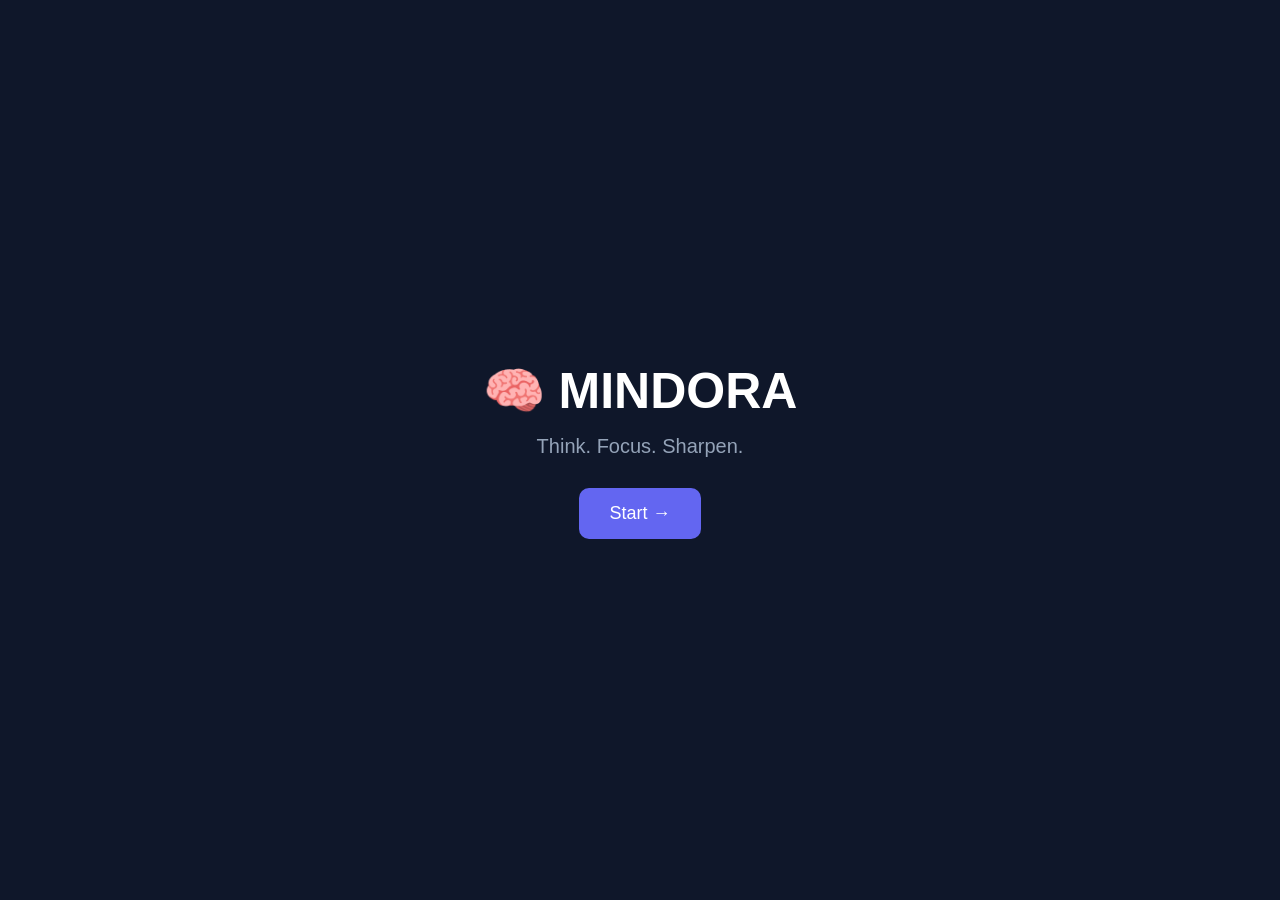
<file: index.html>
<!DOCTYPE html>
<html lang="en">
<head>
    <link rel="manifest" href="manifest.json">
    <meta charset="UTF-8">
    <meta name="viewport" content="width=device-width, initial-scale=1.0">

    <title>MINDORA</title>

    <link rel="stylesheet" href="style.css">
    <link rel="manifest" href="manifest.json">
</head>

<body>

    <div class="app">

        <h1>🧠 MINDORA</h1>

        <p>Think. Focus. Sharpen.</p>

        <button onclick="window.location.href='pages/logic.html'">
    Start →
</button>
    </div>

    <script src="script.js"></script>
    <script>
if ("serviceWorker" in navigator) {
    window.addEventListener("load", () => {
        navigator.serviceWorker.register("service-worker.js")
            .then(() => {
                console.log("Mindora Service Worker Registered");
            })
            .catch((error) => {
                console.log("Service Worker Error:", error);
            });
    });
}
</script>

</body>
</html>
</file>
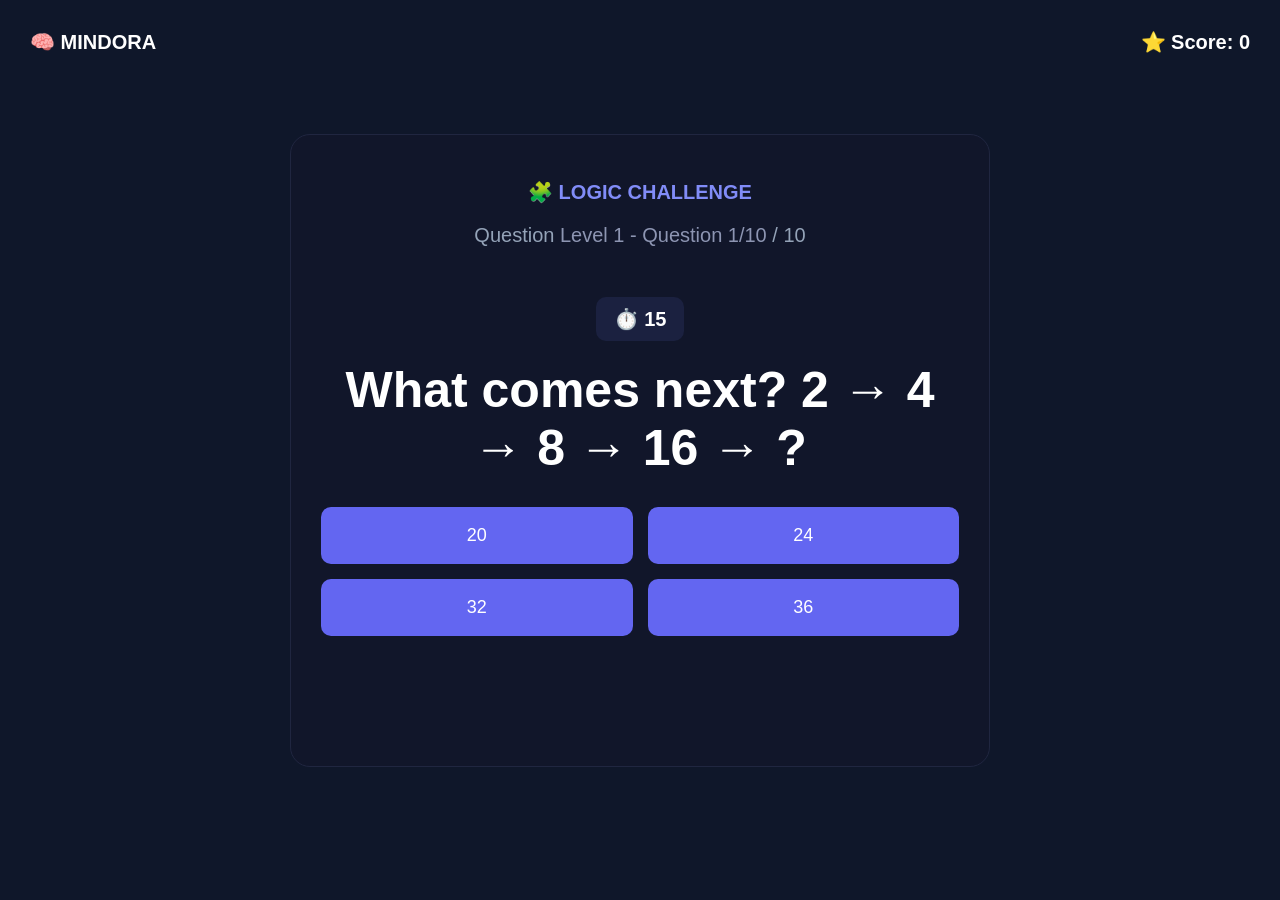
<file: logic.html>
<!DOCTYPE html>
<html lang="en">

<head>
    <meta charset="UTF-8">
    <meta name="viewport" content="width=device-width, initial-scale=1.0">
    <title>MINDORA - Logic Challenge</title>
    <link rel="stylesheet" href="../style.css">
</head>

<body>
    <div class="game-container">
        <div class="game-header">
            <div>🧠 MINDORA</div>
            <div>⭐ Score: <span id="score">0</span></div>
        </div>

        <div class="question-box">
            <p class="game-label">🧩 LOGIC CHALLENGE</p>
            <p>Question <span id="questionNumber">1</span> / 10</p>

            <div class="timer">⏱️ <span id="timer">15</span></div>

            <h1 id="question"></h1>
            <div class="options" id="options"></div>
            <p id="result"></p>

            <button id="nextBtn" onclick="nextQuestion()">
    NEXT →
</button>
        </div>
    </div>
        <script>
const questions = [
    { question: "What comes next? 2 → 4 → 8 → 16 → ?", options: ["20", "24", "32", "36"], answer: "32" },
    { question: "What comes next? 5 → 10 → 15 → 20 → ?", options: ["22", "25", "30", "35"], answer: "25" },
    { question: "What comes next? 1 → 3 → 5 → 7 → ?", options: ["8", "9", "10", "11"], answer: "9" },
    { question: "What comes next? 10 → 20 → 30 → 40 → ?", options: ["45", "50", "55", "60"], answer: "50" },
    { question: "What comes next? 3 → 6 → 12 → 24 → ?", options: ["36", "42", "48", "50"], answer: "48" },
    { question: "What comes next? 100 → 90 → 80 → 70 → ?", options: ["50", "55", "60", "65"], answer: "60" },
    { question: "What comes next? 2 → 6 → 18 → 54 → ?", options: ["108", "162", "216", "324"], answer: "162" },
    { question: "What comes next? 1 → 4 → 9 → 16 → ?", options: ["20", "24", "25", "30"], answer: "25" },
    { question: "What comes next? 10 → 15 → 20 → 25 → ?", options: ["28", "30", "35", "40"], answer: "30" },
    { question: "What comes next? 2 → 5 → 8 → 11 → ?", options: ["12", "13", "14", "15"], answer: "14" },
    { question: "What comes next? 4 → 8 → 16 → 32 → ?", options: ["48", "56", "64", "72"], answer: "64" },
    { question: "What comes next? 7 → 14 → 21 → 28 → ?", options: ["32", "35", "36", "40"], answer: "35" },
    { question: "What comes next? 2 → 3 → 5 → 8 → ?", options: ["11", "12", "13", "14"], answer: "13" },
    { question: "What comes next? 20 → 18 → 16 → 14 → ?", options: ["10", "11", "12", "13"], answer: "12" },
    { question: "What comes next? 1 → 2 → 4 → 8 → ?", options: ["12", "14", "16", "18"], answer: "16" },
    { question: "What comes next? 5 → 15 → 25 → 35 → ?", options: ["40", "45", "50", "55"], answer: "45" },
    { question: "What comes next? 81 → 27 → 9 → 3 → ?", options: ["1", "2", "0", "6"], answer: "1" },
    { question: "What comes next? 6 → 12 → 18 → 24 → ?", options: ["28", "30", "32", "36"], answer: "30" },
    { question: "What comes next? 9 → 18 → 36 → 72 → ?", options: ["108", "124", "144", "150"], answer: "144" },
    { question: "What comes next? 50 → 45 → 40 → 35 → ?", options: ["25", "28", "30", "32"], answer: "30" },
    { question: "What comes next? 3 → 9 → 27 → 81 → ?", options: ["162", "243", "324", "729"], answer: "243" },
    { question: "What comes next? 2 → 4 → 12 → 48 → ?", options: ["96", "120", "180", "240"], answer: "240" },
    { question: "What comes next? 11 → 22 → 44 → 88 → ?", options: ["132", "166", "176", "188"], answer: "176" },
    { question: "What comes next? 64 → 32 → 16 → 8 → ?", options: ["2", "4", "6", "10"], answer: "4" },
    { question: "What comes next? 1 → 1 → 2 → 3 → 5 → ?", options: ["6", "7", "8", "9"], answer: "8" },
    { question: "What comes next? 4 → 7 → 10 → 13 → ?", options: ["15", "16", "17", "18"], answer: "16" },
    { question: "What comes next? 2 → 8 → 32 → 128 → ?", options: ["256", "384", "512", "640"], answer: "512" },
    { question: "What comes next? 100 → 50 → 25 → ?", options: ["10", "12.5", "15", "20"], answer: "12.5" },
    { question: "What comes next? 13 → 26 → 52 → 104 → ?", options: ["156", "208", "210", "214"], answer: "208" },
    { question: "What comes next? 1 → 4 → 7 → 10 → ?", options: ["11", "12", "13", "14"], answer: "13" }
];
let currentQuestion = 0;
let score = 0;
let levelCorrect = 0;
let timerValue = 15;
let timerInterval = null;
let answerLocked = false;

function startTimer() {
    clearInterval(timerInterval);
    timerValue = 15;
    document.getElementById("timer").textContent = timerValue;

    timerInterval = setInterval(() => {
        timerValue--;
        document.getElementById("timer").textContent = timerValue;

        if (timerValue <= 0) {
            clearInterval(timerInterval);
            handleTimeOut();
        }
    }, 1000);
}

function handleTimeOut() {
    if (answerLocked) return;

    answerLocked = true;
    const q = questions[currentQuestion];
    const result = document.getElementById("result");

    document.querySelectorAll(".answer-btn").forEach((button) => {
        button.disabled = true;
        if (button.textContent === q.answer) {
            button.classList.add("correct");
        }
    });

    result.textContent = "⏰ Time up! Correct answer: " + q.answer;
    document.getElementById("nextBtn").style.display = "block";
}

function checkAnswer(selectedAnswer) {
    if (answerLocked) return;

    answerLocked = true;
    clearInterval(timerInterval);

    const q = questions[currentQuestion];
    const result = document.getElementById("result");

    document.querySelectorAll(".answer-btn").forEach((button) => {
        button.disabled = true;

        if (button.textContent === q.answer) {
            button.classList.add("correct");
        }

        if (button.textContent === selectedAnswer && selectedAnswer !== q.answer) {
            button.classList.add("wrong");
        }
    });

    if (selectedAnswer === q.answer) {
        score += 10;
        levelCorrect++;
        document.getElementById("score").textContent = score;
        result.textContent = "✅ Correct! +10 XP";
    } else {
        result.textContent = "❌ Wrong! Correct answer: " + q.answer;
    }

    document.getElementById("nextBtn").style.display = "block";
}

function loadQuestion() {
    if (currentQuestion >= questions.length) {
        document.getElementById("question").textContent = "🏆 All Levels Completed!";
        document.getElementById("options").innerHTML = "";
        document.getElementById("result").textContent = "🎉 Congratulations! Final Score: " + score;
        document.getElementById("nextBtn").style.display = "none";
        return;
    }

    const q = questions[currentQuestion];
    const level = Math.floor(currentQuestion / 10) + 1;
    const questionInLevel = (currentQuestion % 10) + 1;

    document.getElementById("question").textContent = q.question;
    document.getElementById("questionNumber").textContent = "Level " + level + " - Question " + questionInLevel + "/10";
    document.getElementById("score").textContent = score;
    document.getElementById("result").textContent = "";
    document.getElementById("nextBtn").style.display = "none";

    const optionsBox = document.getElementById("options");
    optionsBox.innerHTML = "";
    answerLocked = false;

    q.options.forEach((option) => {
        const button = document.createElement("button");
        button.textContent = option;
        button.className = "answer-btn";
        button.disabled = false;
        button.onclick = function () {
            checkAnswer(option);
        };
        optionsBox.appendChild(button);
    });

    startTimer();
}
function nextQuestion() {

    currentQuestion++;

    // 10 questions completed
    if (currentQuestion % 10 === 0) {

        const completedLevel = currentQuestion / 10;

        document.getElementById("question").textContent =
            "🎉 LEVEL " + completedLevel + " COMPLETED!";

        document.getElementById("options").innerHTML = "";

        document.getElementById("result").textContent =
            "Correct Answers: " + levelCorrect + " / 10";

        // Next level irundha
        if (currentQuestion < questions.length) {

            // NEXT button visible-aa irukkum
            document.getElementById("nextBtn").style.display = "block";

            // next click-ku level count reset
            levelCorrect = 0;

        } else {

            // Last level complete
            document.getElementById("result").textContent =
                "🏆 ALL LEVELS COMPLETED! Correct Answers: " +
                levelCorrect + " / 10";

            document.getElementById("nextBtn").style.display = "none";
        }

        return;
    }

    loadQuestion();
}



loadQuestion();
</script>
        
</body>

</html>
</file>
<file: style.css>
* {
    margin: 0;
    padding: 0;
    box-sizing: border-box;
}

body {
    font-family: Arial, sans-serif;
    background: #0f172a;
    color: white;
}

.app {
    min-height: 100vh;
    display: flex;
    flex-direction: column;
    justify-content: center;
    align-items: center;
    text-align: center;
}

h1 {
    font-size: 50px;
    margin-bottom: 15px;
}

p {
    font-size: 20px;
    color: #94a3b8;
    margin-bottom: 30px;
}

button {
    padding: 15px 30px;
    border: none;
    border-radius: 10px;
    background: #6366f1;
    color: white;
    font-size: 18px;
    cursor: pointer;
}

button:hover {
    background: #4f46e5;
} 

/* Logic Game */

.game-container {
    min-height: 100vh;
    padding: 30px;
}

.game-header {
    display: flex;
    justify-content: space-between;
    align-items: center;
    font-size: 20px;
    font-weight: bold;
    margin-bottom: 80px;
}

.question-box {
    max-width: 700px;
    margin: auto;
    text-align: center;
    background: #11162a;
    border: 1px solid #202640;
    border-radius: 20px;
    padding: 45px 30px;
}

.game-label {
    color: #818cf8;
    font-weight: bold;
    margin-bottom: 20px;
}

.question-box h1 {
    margin-bottom: 30px;
}

.sequence {
    font-size: 32px;
    font-weight: bold;
    margin-bottom: 40px;
}

.options {
    display: grid;
    grid-template-columns: 1fr 1fr;
    gap: 15px;
}

.options button {
    padding: 18px;
    font-size: 18px;
}

#result {
    margin-top: 30px;
    font-size: 18px;
    font-weight: bold;
}


 .timer {
    display: inline-block;
    margin: 20px 0;
    padding: 10px 18px;
    border-radius: 10px;
    background: #1b2140;
    font-size: 20px;
    font-weight: bold;
}

#questionNumber {
    color: #8d95b2;
}

#options button {
    width: 100%;
}

#result {
    min-height: 25px;
}

.answer-btn:disabled {
    opacity: 1;
    cursor: not-allowed;
}

.answer-btn.correct {
    background: #16a34a;
}

.answer-btn.wrong {
    background: #dc2626;
}

#nextBtn {
    display: none;
    margin-top: 25px;
}
</file>
